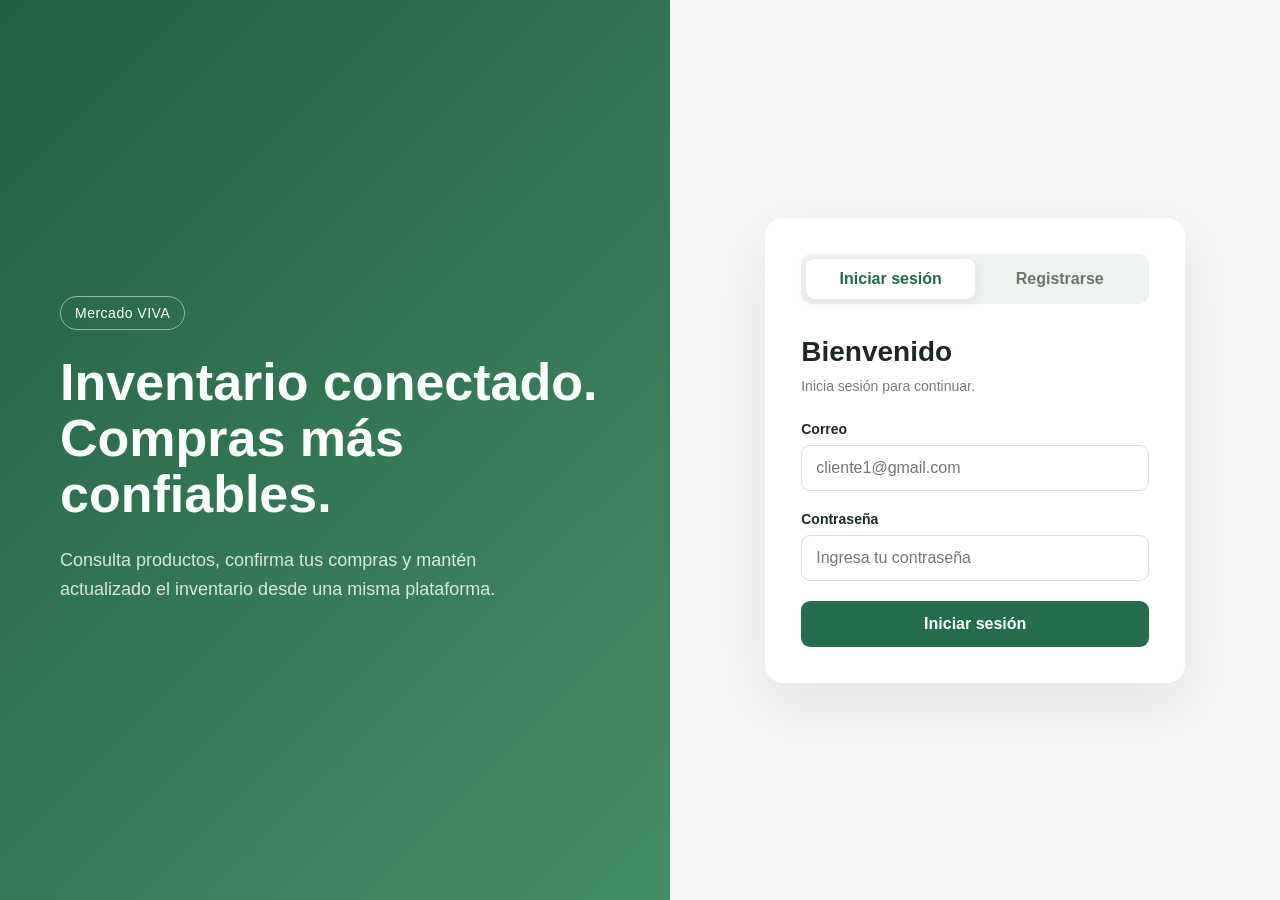
<file: frontend/index.html>
<!DOCTYPE html>
<html lang="es">
<head>
    <meta charset="UTF-8">
    <meta name="viewport" content="width=device-width, initial-scale=1.0">

    <title>Mercado VIVA</title>

    <link rel="stylesheet" href="css/styles.css">
</head>

<body>

    <main class="auth-page">

        <section class="brand-panel">

            <div class="brand-content">

                <span class="brand-tag">
                    Mercado VIVA
                </span>

                <h1>
                    Inventario conectado.
                    <br>
                    Compras más confiables.
                </h1>

                <p>
                    Consulta productos, confirma tus compras y mantén
                    actualizado el inventario desde una misma plataforma.
                </p>

            </div>

        </section>


        <section class="auth-panel">

            <div class="auth-container">

                <div class="tabs">

                    <button
                        id="btn-tab-login"
                        class="tab active"
                    >
                        Iniciar sesión
                    </button>

                    <button
                        id="btn-tab-registro"
                        class="tab"
                    >
                        Registrarse
                    </button>

                </div>


                <!-- LOGIN -->

                <form id="form-login" class="auth-form">

                    <div class="form-header">

                        <h2>Bienvenido</h2>

                        <p>
                            Inicia sesión para continuar.
                        </p>

                    </div>


                    <div class="form-group">

                        <label for="login-email">
                            Correo
                        </label>

                        <input
                            type="email"
                            id="login-email"
                            placeholder="cliente1@gmail.com"
                            required
                        >

                    </div>


                    <div class="form-group">

                        <label for="login-password">
                            Contraseña
                        </label>

                        <input
                            type="password"
                            id="login-password"
                            placeholder="Ingresa tu contraseña"
                            required
                        >

                    </div>


                    <button
                        type="submit"
                        class="btn-primary"
                    >
                        Iniciar sesión
                    </button>


                    <div
                        id="login-message"
                        class="message"
                    ></div>

                </form>


                <!-- REGISTRO -->

                <form
                    id="form-registro"
                    class="auth-form hidden"
                >

                    <div class="form-header">

                        <h2>Crear cuenta</h2>

                        <p>
                            El registro público crea una cuenta de cliente.
                        </p>

                    </div>


                    <div class="form-group">

                        <label for="registro-nombre">
                            Nombre de usuario
                        </label>

                        <input
                            type="text"
                            id="registro-nombre"
                            placeholder="cliente1"
                            minlength="3"
                            required
                        >

                    </div>


                    <div class="form-group">

                        <label for="registro-email">
                            Correo
                        </label>

                        <input
                            type="email"
                            id="registro-email"
                            placeholder="cliente1@gmail.com"
                            required
                        >

                    </div>


                    <div class="form-group">

                        <label for="registro-password">
                            Contraseña
                        </label>

                        <input
                            type="password"
                            id="registro-password"
                            placeholder="Mínimo 6 caracteres"
                            minlength="6"
                            required
                        >

                    </div>


                    <button
                        type="submit"
                        class="btn-primary"
                    >
                        Crear cuenta
                    </button>


                    <div
                        id="registro-message"
                        class="message"
                    ></div>

                </form>

            </div>

        </section>

    </main>

    <script src="js/auth.js"></script>

</body>
</html>
</file>
<file: frontend/css/styles.css>
* {
    box-sizing: border-box;
    margin: 0;
    padding: 0;
}

body {
    font-family: Arial, Helvetica, sans-serif;
    background: #f4f7f5;
    color: #1d2a22;
}

button,
input {
    font: inherit;
}

.auth-page {
    min-height: 100vh;
    display: grid;
    grid-template-columns: 1.1fr 1fr;
}


/* ========================================
   PANEL IZQUIERDO
======================================== */

.brand-panel {
    background:
        linear-gradient(
            135deg,
            rgba(25, 90, 60, 0.96),
            rgba(50, 130, 85, 0.9)
        );

    display: flex;
    align-items: center;
    justify-content: center;

    padding: 60px;
    color: white;
}

.brand-content {
    max-width: 560px;
}

.brand-tag {
    display: inline-block;

    padding: 8px 14px;

    border: 1px solid rgba(255, 255, 255, 0.5);
    border-radius: 100px;

    margin-bottom: 24px;

    font-size: 14px;
    letter-spacing: 0.5px;
}

.brand-content h1 {
    font-size: 52px;
    line-height: 1.08;

    margin-bottom: 24px;
}

.brand-content p {
    max-width: 480px;

    font-size: 18px;
    line-height: 1.6;

    color: rgba(255, 255, 255, 0.82);
}


/* ========================================
   PANEL DERECHO
======================================== */

.auth-panel {
    display: flex;
    justify-content: center;
    align-items: center;

    padding: 40px;
}

.auth-container {
    width: 100%;
    max-width: 420px;

    background: white;

    padding: 36px;

    border-radius: 18px;

    box-shadow:
        0 20px 60px rgba(0, 0, 0, 0.08);
}


/* ========================================
   TABS
======================================== */

.tabs {
    display: grid;
    grid-template-columns: 1fr 1fr;

    background: #eef3f0;

    border-radius: 10px;

    padding: 5px;

    margin-bottom: 32px;
}

.tab {
    border: none;
    background: transparent;

    padding: 11px;

    border-radius: 8px;

    cursor: pointer;

    color: #6a756e;
    font-weight: 600;
}

.tab.active {
    background: white;
    color: #206b49;

    box-shadow:
        0 3px 12px rgba(0, 0, 0, 0.08);
}


/* ========================================
   FORMULARIO
======================================== */

.auth-form {
    display: flex;
    flex-direction: column;

    gap: 20px;
}

.hidden {
    display: none;
}

.form-header {
    margin-bottom: 4px;
}

.form-header h2 {
    font-size: 28px;

    margin-bottom: 8px;
}

.form-header p {
    color: #718078;

    font-size: 14px;
    line-height: 1.5;
}

.form-group {
    display: flex;
    flex-direction: column;

    gap: 8px;
}

.form-group label {
    font-size: 14px;

    font-weight: 600;
}

.form-group input {
    width: 100%;

    padding: 13px 14px;

    border: 1px solid #d8dfdb;
    border-radius: 9px;

    outline: none;

    transition: 0.2s;
}

.form-group input:focus {
    border-color: #2d8c61;

    box-shadow:
        0 0 0 3px rgba(45, 140, 97, 0.12);
}


/* ========================================
   BOTONES
======================================== */

.btn-primary {
    border: none;

    background: #236f4d;
    color: white;

    padding: 14px;

    border-radius: 9px;

    cursor: pointer;

    font-weight: 700;

    transition: 0.2s;
}

.btn-primary:hover {
    background: #1a593d;
}


/* ========================================
   MENSAJES
======================================== */

.message {
    display: none;

    padding: 12px;

    border-radius: 8px;

    font-size: 14px;
    line-height: 1.4;
}

.message.success {
    display: block;

    background: #e9f7ef;
    color: #1e6945;

    border: 1px solid #b9e3c9;
}

.message.error {
    display: block;

    background: #fff0f0;
    color: #a12e2e;

    border: 1px solid #efc1c1;
}


/* ========================================
   RESPONSIVE
======================================== */

@media (max-width: 850px) {

    .auth-page {
        grid-template-columns: 1fr;
    }

    .brand-panel {
        min-height: 320px;

        padding: 40px 24px;
    }

    .brand-content h1 {
        font-size: 38px;
    }

    .auth-panel {
        padding: 30px 20px;
    }
}
/* ========================================
   TOPBAR
======================================== */

.topbar {
    min-height: 80px;

    padding: 16px 40px;

    display: flex;
    align-items: center;
    justify-content: space-between;

    background: #ffffff;

    border-bottom: 1px solid #e3e8e5;
}

.topbar h1 {
    color: #226f4c;
    font-size: 24px;
}

.topbar p {
    color: #77827c;
    font-size: 13px;
    margin-top: 3px;
}

.topbar-actions {
    display: flex;
    align-items: center;
    gap: 18px;
}

#usuario-nombre {
    font-weight: 600;
    color: #46534b;
}


/* ========================================
   BOTÓN SECUNDARIO
======================================== */

.btn-secondary {
    border: 1px solid #d4ddd8;
    background: #ffffff;

    padding: 10px 14px;

    border-radius: 8px;

    cursor: pointer;

    color: #395045;

    font-weight: 600;
}

.btn-secondary:hover {
    background: #f2f6f4;
}


/* ========================================
   LAYOUT CLIENTE
======================================== */

.cliente-layout {
    max-width: 1400px;

    margin: 0 auto;

    padding: 35px 40px;

    display: grid;

    grid-template-columns: 1fr 360px;

    gap: 30px;
}


/* ========================================
   PRODUCTOS
======================================== */

.productos-section {
    min-width: 0;
}

.section-header {
    display: flex;
    justify-content: space-between;
    align-items: center;

    margin-bottom: 24px;
}

.section-header h2 {
    font-size: 26px;

    margin-bottom: 6px;
}

.section-header p {
    color: #748078;

    font-size: 14px;
}

.productos-grid {
    display: grid;

    grid-template-columns:
        repeat(auto-fill, minmax(220px, 1fr));

    gap: 20px;
}

.producto-card {
    background: #ffffff;

    border: 1px solid #e3e8e5;

    border-radius: 14px;

    padding: 20px;

    display: flex;
    flex-direction: column;

    gap: 14px;

    box-shadow:
        0 7px 24px rgba(0, 0, 0, 0.04);
}

.producto-card h3 {
    font-size: 19px;
}

.producto-precio {
    font-size: 23px;

    font-weight: 700;

    color: #226f4c;
}

.producto-stock {
    font-size: 13px;
}

.stock-disponible {
    color: #257649;

    font-weight: 600;
}

.stock-agotado {
    color: #b04444;

    font-weight: 600;
}

.producto-card button {
    margin-top: auto;
}


/* ========================================
   CARRITO
======================================== */

.carrito-panel {
    background: #ffffff;

    border: 1px solid #e3e8e5;

    border-radius: 16px;

    padding: 22px;

    height: fit-content;

    position: sticky;

    top: 20px;

    box-shadow:
        0 10px 35px rgba(0, 0, 0, 0.05);
}

.carrito-header {
    display: flex;

    align-items: center;
    justify-content: space-between;

    padding-bottom: 16px;

    border-bottom: 1px solid #e7ece9;
}

.contador {
    min-width: 28px;
    height: 28px;

    padding: 0 8px;

    border-radius: 100px;

    display: flex;
    align-items: center;
    justify-content: center;

    background: #e7f4ec;

    color: #226f4c;

    font-weight: 700;

    font-size: 13px;
}

.carrito-items {
    display: flex;
    flex-direction: column;

    gap: 14px;

    margin: 20px 0;
}

.carrito-vacio {
    color: #89938d;

    font-size: 14px;

    text-align: center;

    padding: 30px 10px;
}

.carrito-item {
    display: grid;

    grid-template-columns: 1fr auto;

    gap: 12px;

    padding-bottom: 14px;

    border-bottom: 1px solid #edf0ee;
}

.carrito-item h4 {
    font-size: 14px;

    margin-bottom: 6px;
}

.carrito-item p {
    font-size: 13px;

    color: #737f78;
}

.item-controls {
    display: flex;

    align-items: center;

    gap: 7px;
}

.item-controls button {
    width: 28px;
    height: 28px;

    border: 1px solid #d6ddd9;

    background: white;

    border-radius: 6px;

    cursor: pointer;
}

.carrito-footer {
    border-top: 1px solid #e7ece9;

    padding-top: 18px;

    display: flex;
    flex-direction: column;

    gap: 15px;
}

.carrito-total {
    display: flex;

    justify-content: space-between;

    align-items: center;
}

.carrito-total strong {
    font-size: 22px;

    color: #226f4c;
}

.btn-primary:disabled {
    background: #aeb8b2;

    cursor: not-allowed;
}


/* ========================================
   RESPONSIVE CLIENTE
======================================== */

@media (max-width: 950px) {

    .cliente-layout {
        grid-template-columns: 1fr;
    }

    .carrito-panel {
        position: static;
    }
}

@media (max-width: 600px) {

    .topbar {
        padding: 15px 20px;
    }

    .cliente-layout {
        padding: 25px 20px;
    }

    .topbar-actions {
        gap: 10px;
    }
}
/* ========================================
   AUXILIAR
======================================== */

.auxiliar-layout {
    max-width: 1300px;

    margin: 0 auto;

    padding: 35px 40px;
}

.inventario-section {
    background: #ffffff;

    border: 1px solid #e3e8e5;

    border-radius: 16px;

    padding: 28px;

    box-shadow:
        0 10px 35px rgba(0, 0, 0, 0.05);
}


/* ========================================
   TABLA
======================================== */

.tabla-container {
    width: 100%;

    overflow-x: auto;

    margin-top: 20px;
}

.inventario-tabla {
    width: 100%;

    border-collapse: collapse;

    min-width: 850px;
}

.inventario-tabla th {
    text-align: left;

    padding: 14px 16px;

    background: #f3f7f5;

    color: #45534b;

    font-size: 13px;

    border-bottom: 1px solid #dce4df;
}

.inventario-tabla td {
    padding: 15px 16px;

    border-bottom: 1px solid #edf1ef;

    vertical-align: middle;
}

.inventario-tabla tbody tr:hover {
    background: #fafcfb;
}

.stock-badge {
    display: inline-flex;

    align-items: center;

    justify-content: center;

    min-width: 42px;

    padding: 6px 10px;

    border-radius: 999px;

    font-size: 13px;

    font-weight: 700;
}

.stock-badge.ok {
    background: #e7f5ec;

    color: #246c47;
}

.stock-badge.zero {
    background: #fdecec;

    color: #a13939;
}


/* ========================================
   INPUT INVENTARIO
======================================== */

.stock-input {
    width: 100px;

    padding: 9px 10px;

    border: 1px solid #d5ddd8;

    border-radius: 8px;

    outline: none;
}

.stock-input:focus {
    border-color: #2d8c61;

    box-shadow:
        0 0 0 3px rgba(45, 140, 97, 0.12);
}


/* ========================================
   BOTÓN TABLA
======================================== */

.btn-actualizar-stock {
    border: none;

    background: #236f4d;

    color: #ffffff;

    padding: 9px 13px;

    border-radius: 8px;

    cursor: pointer;

    font-weight: 700;
}

.btn-actualizar-stock:hover {
    background: #1a593d;
}

.btn-actualizar-stock:disabled {
    background: #aeb8b2;

    cursor: not-allowed;
}


/* ========================================
   RESPONSIVE AUXILIAR
======================================== */

@media (max-width: 700px) {

    .auxiliar-layout {
        padding: 25px 18px;
    }

    .inventario-section {
        padding: 20px;
    }
}
</file>
